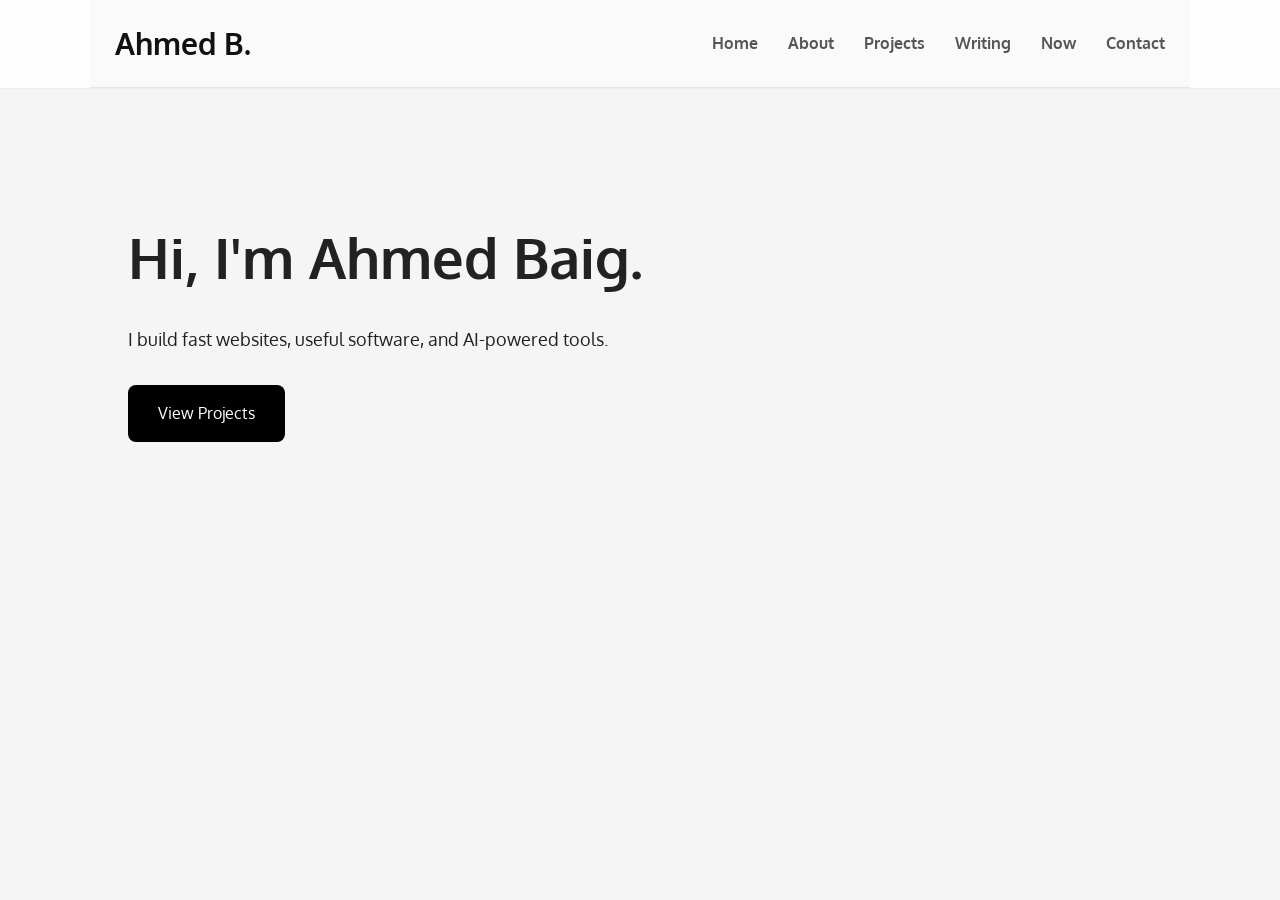
<file: index.html>
<!DOCTYPE html>
<html lang="en">

<head>
<link rel="icon" type="image/png" href="/Favicon_AB.png">
<meta charset="UTF-8">

<meta name="viewport" content="width=device-width, initial-scale=1.0">

<title>Ahmed Baig | AI Developer</title>

<meta name="description"
content="Personal website of Ahmed Baig. Building AI-powered tools, websites, automation, and useful software.">

<meta name="author"
content="Ahmed Baig">

<meta name="robots"
content="index, follow">
<link rel="stylesheet" href="style.css">
<link rel="preconnect" href="https://fonts.googleapis.com">
<link rel="preconnect" href="https://fonts.gstatic.com" crossorigin>

<link href="https://fonts.googleapis.com/css2?family=Oxygen:wght@300;400;700&display=swap" rel="stylesheet">

<link rel="stylesheet" href="style.css">

<link rel="icon" href="/favicon.ico">
</head>

<body>

<header>

<nav>

<h2>
    <a href="/" class="logo">Ahmed B.</a>
</h2>

<button class="menu-toggle" aria-label="Toggle Menu">

<svg
xmlns="http://www.w3.org/2000/svg"
width="28"
height="28"
viewBox="0 0 24 24"
fill="none"
stroke="currentColor"
stroke-width="2.2"
stroke-linecap="round"
stroke-linejoin="round">

<line class="line1" x1="3" y1="6" x2="21" y2="6"></line>
<line class="line2" x1="3" y1="12" x2="21" y2="12"></line>
<line class="line3" x1="3" y1="18" x2="21" y2="18"></line>

</svg>

</button>
<ul>

<li><a href="index.html">Home</a></li>
<li><a href="about.html">About</a></li>
<li><a href="projects.html">Projects</a></li>
<li><a href="writing.html">Writing</a></li>
<li><a href="now.html">Now</a></li>
<li><a href="contact.html">Contact</a></li>

</ul>

</nav>

</header>

<section class="hero">

<h1>Hi, I'm Ahmed Baig.</h1>

<p>

I build fast websites, useful software, and AI-powered tools.

</p>

<a class="button" href="projects.html">View Projects</a>

</section>

<script src="script.js"></script>

</body>

</html>
</file>
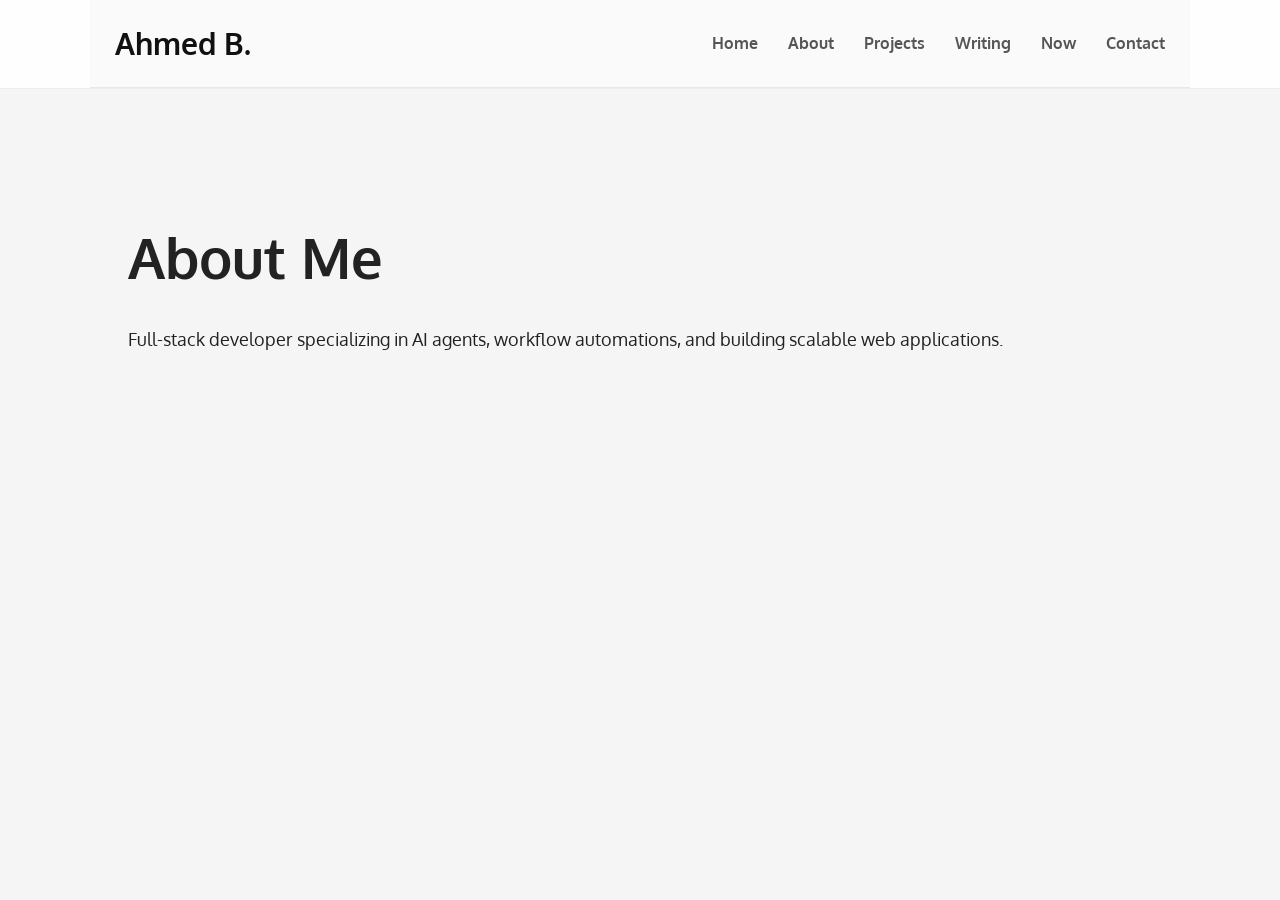
<file: about.html>
<!DOCTYPE html>
<html lang="en">

<head>
<link rel="icon" type="image/png" href="/Favicon_AB.png">
<meta charset="UTF-8">

<meta name="viewport" content="width=device-width, initial-scale=1.0">

<title>About Ahmed</title>

<link rel="stylesheet" href="style.css">
<link rel="stylesheet" href="style.css">
<link rel="preconnect" href="https://fonts.googleapis.com">
<link rel="preconnect" href="https://fonts.gstatic.com" crossorigin>

<link href="https://fonts.googleapis.com/css2?family=Oxygen:wght@300;400;700&display=swap" rel="stylesheet">

</head>

<body>

<header>

<nav>

<h2>
    <a href="/" class="logo">Ahmed B.</a>
</h2>

<button class="menu-toggle" aria-label="Toggle Menu" aria-expanded="false">

<svg
xmlns="http://www.w3.org/2000/svg"
width="28"
height="28"
viewBox="0 0 24 24"
fill="none"
stroke="currentColor"
stroke-width="2.2"
stroke-linecap="round"
stroke-linejoin="round">

<line class="line1" x1="3" y1="6" x2="21" y2="6"></line>

<line class="line2" x1="3" y1="12" x2="21" y2="12"></line>

<line class="line3" x1="3" y1="18" x2="21" y2="18"></line>

</svg>

</button>

<ul>

<li><a href="/">Home</a></li>

<li><a href="about.html">About</a></li>

<li><a href="projects.html">Projects</a></li>

<li><a href="writing.html">Writing</a></li>

<li><a href="now.html">Now</a></li>

<li><a href="contact.html">Contact</a></li>

</ul>

</nav>

</header>
<section class="hero">
    <h1>About Me</h1>
    <p>
        Full-stack developer specializing in AI agents, workflow automations, and building scalable web applications.
    </p>
</section>

<script src="script.js"></script>

</body>

</html>
</file>
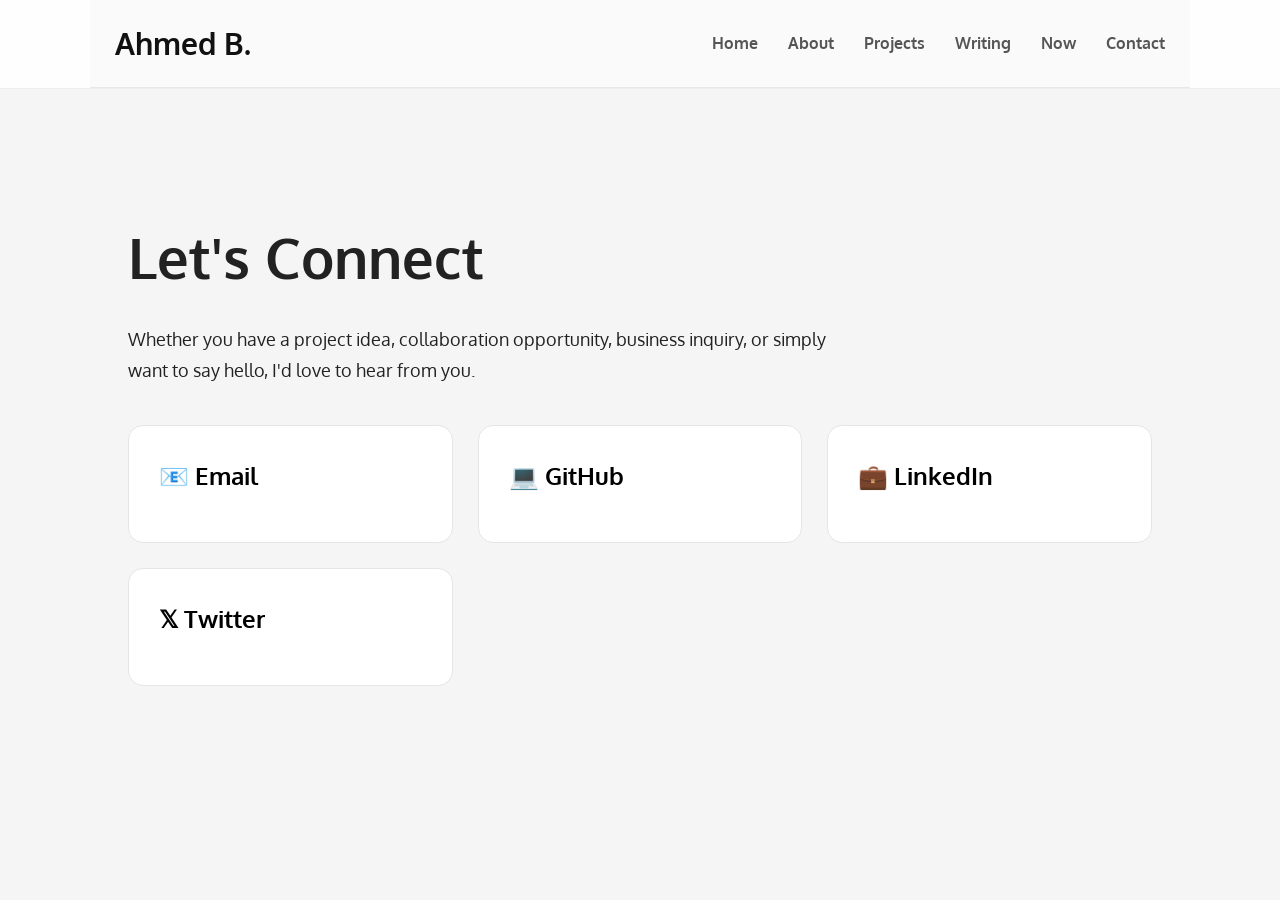
<file: contact.html>
<!DOCTYPE html>
<html lang="en">

<head>
<link rel="icon" type="image/png" href="/Favicon_AB.png">
    <meta charset="UTF-8">
    <meta name="viewport" content="width=device-width, initial-scale=1.0">

    <title>Contact | Ahmed Baig</title>

    <meta name="description"
        content="Get in touch with Ahmed Baig.">

    <link rel="stylesheet" href="style.css">
<link rel="stylesheet" href="style.css">
<link rel="preconnect" href="https://fonts.googleapis.com">
<link rel="preconnect" href="https://fonts.gstatic.com" crossorigin>

<link href="https://fonts.googleapis.com/css2?family=Oxygen:wght@300;400;700&display=swap" rel="stylesheet">

</head>

<body>

<header>

<nav>

<h2>
    <a href="/" class="logo">Ahmed B.</a>
</h2>

<button class="menu-toggle" aria-label="Toggle Menu">

<svg
xmlns="http://www.w3.org/2000/svg"
width="28"
height="28"
viewBox="0 0 24 24"
fill="none"
stroke="currentColor"
stroke-width="2.2"
stroke-linecap="round"
stroke-linejoin="round">

<line class="line1" x1="3" y1="6" x2="21" y2="6"></line>
<line class="line2" x1="3" y1="12" x2="21" y2="12"></line>
<line class="line3" x1="3" y1="18" x2="21" y2="18"></line>

</svg>

</button>
<ul>

<li><a href="index.html">Home</a></li>
<li><a href="about.html">About</a></li>
<li><a href="projects.html">Projects</a></li>
<li><a href="writing.html">Writing</a></li>
<li><a href="now.html">Now</a></li>
<li><a href="contact.html">Contact</a></li>

</ul>

</nav>

</header>
<section class="hero">

<h1>Let's Connect</h1>

<p class="contact-intro">
Whether you have a project idea, collaboration opportunity, business inquiry, or simply want to say hello, I'd love to hear from you.
</p>

<div class="contact-grid">

<div class="contact-card">

<h3>
    <a href="mailto:i@ahmedbaig.co">📧 Email</a>
</h3>   
</div>

<div class="contact-card">

<h3>
   <a href="https://github.com/byahmedbaig" target="_blank" rel="noopener noreferrer">💻 GitHub</a>
    
</h3>

</div>

<div class="contact-card">

<h3>
       <a href="https://linkedin.com/in/byahmedbaig" target="_blank" rel="noopener noreferrer">💼 LinkedIn</a>

</h3>

</div>

<div class="contact-card">

<h3>
           <a href="https://x.com/byahmedbaig" target="_blank" rel="noopener noreferrer">𝕏 Twitter</a>

</h3>

</div>

</div>

</section>

<script src="script.js"></script>

</body>

</html>
</file>
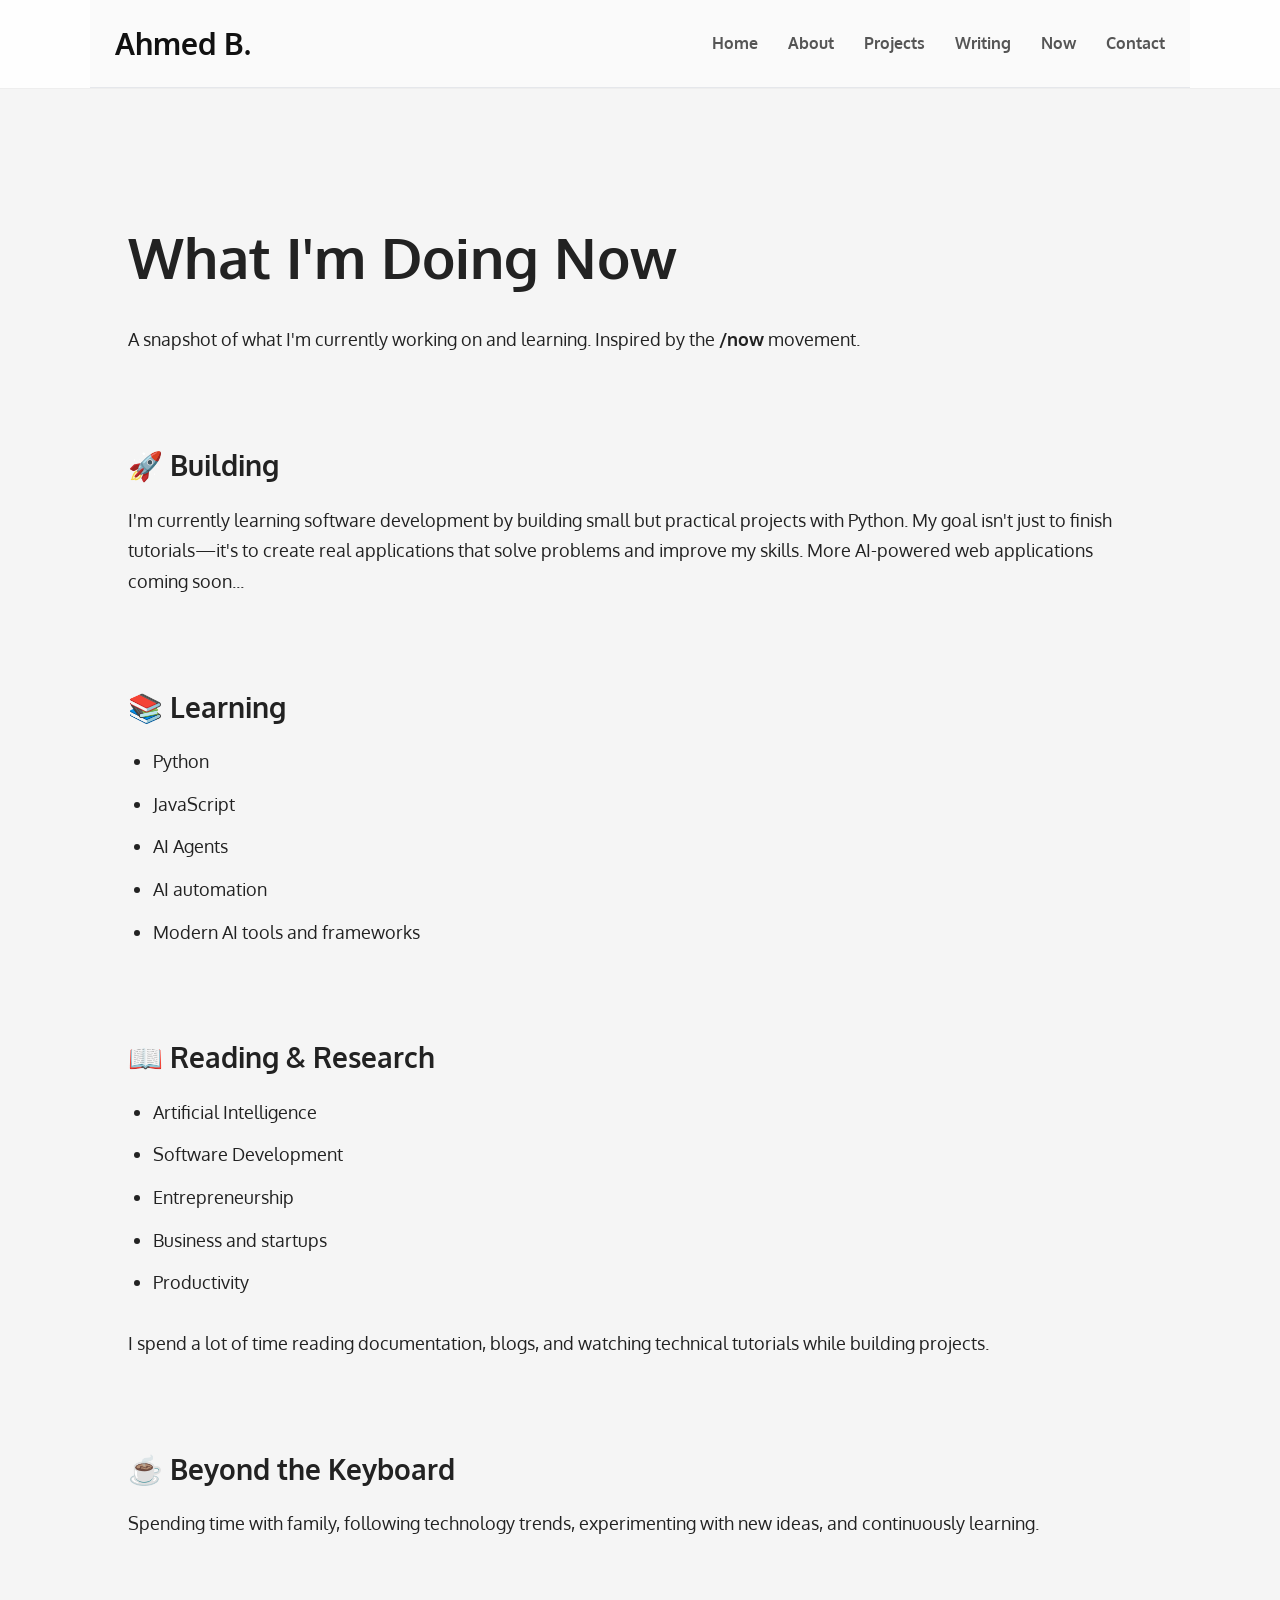
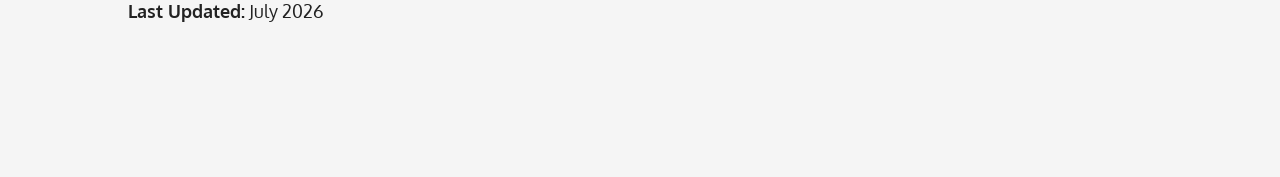
<file: now.html>
<!DOCTYPE html>
<html lang="en">

<head>
<link rel="icon" type="image/png" href="/Favicon_AB.png">
    <meta charset="UTF-8">
    <meta name="viewport" content="width=device-width, initial-scale=1.0">

    <title>Now | Ahmed Baig</title>

    <meta name="description"
        content="What Ahmed Baig is currently learning, building, reading, and focusing on.">

    <link rel="stylesheet" href="style.css">
<link rel="stylesheet" href="style.css">
<link rel="preconnect" href="https://fonts.googleapis.com">
<link rel="preconnect" href="https://fonts.gstatic.com" crossorigin>

<link href="https://fonts.googleapis.com/css2?family=Oxygen:wght@300;400;700&display=swap" rel="stylesheet">

</head>

<body>

    <header>

<nav>

<h2>
    <a href="/" class="logo">Ahmed B.</a>
</h2>

<button class="menu-toggle" aria-label="Toggle Menu">

<svg
xmlns="http://www.w3.org/2000/svg"
width="28"
height="28"
viewBox="0 0 24 24"
fill="none"
stroke="currentColor"
stroke-width="2.2"
stroke-linecap="round"
stroke-linejoin="round">

<line class="line1" x1="3" y1="6" x2="21" y2="6"></line>
<line class="line2" x1="3" y1="12" x2="21" y2="12"></line>
<line class="line3" x1="3" y1="18" x2="21" y2="18"></line>

</svg>

</button>
<ul>

<li><a href="index.html">Home</a></li>
<li><a href="about.html">About</a></li>
<li><a href="projects.html">Projects</a></li>
<li><a href="writing.html">Writing</a></li>
<li><a href="now.html">Now</a></li>
<li><a href="contact.html">Contact</a></li>

</ul>

</nav>

</header>

    <section class="hero">

        <h1>What I'm Doing Now</h1>

        <p>
            A snapshot of what I'm currently working on and learning.
            Inspired by the <strong>/now</strong> movement.
        </p>

        <br>

        <h2>🚀 Building</h2>
            
        <p>
            I'm currently learning software development by building small but practical projects with Python. My goal isn't just to finish tutorials—it's to create real applications that solve problems and improve my skills. More AI-powered web applications coming soon...
        </p>

        <br>

        <h2>📚 Learning</h2>

        <ul>

            <li>Python</li>
            <li>JavaScript</li>
            <li>AI Agents</li>
            <li>AI automation</li>
            <li>Modern AI tools and frameworks</li>

        </ul>
        <br>
        <h2>📖 Reading & Research</h2>
        <ul>

            <li>Artificial Intelligence</li>
            <li>Software Development</li>
            <li>Entrepreneurship</li>
            <li>Business and startups</li>
            <li>Productivity</li>

        </ul>
        <p>
            I spend a lot of time reading documentation, blogs, and watching technical tutorials while building projects.
        </p>

        <br>

        <h2>☕ Beyond the Keyboard</h2>

        <p>

            Spending time with family, following technology trends,
            experimenting with new ideas, and continuously learning.

        </p>

        <br>

        <p>

            <strong>Last Updated:</strong> July 2026

        </p>

    </section>

    <script src="script.js"></script>

</body>

</html>
</file>
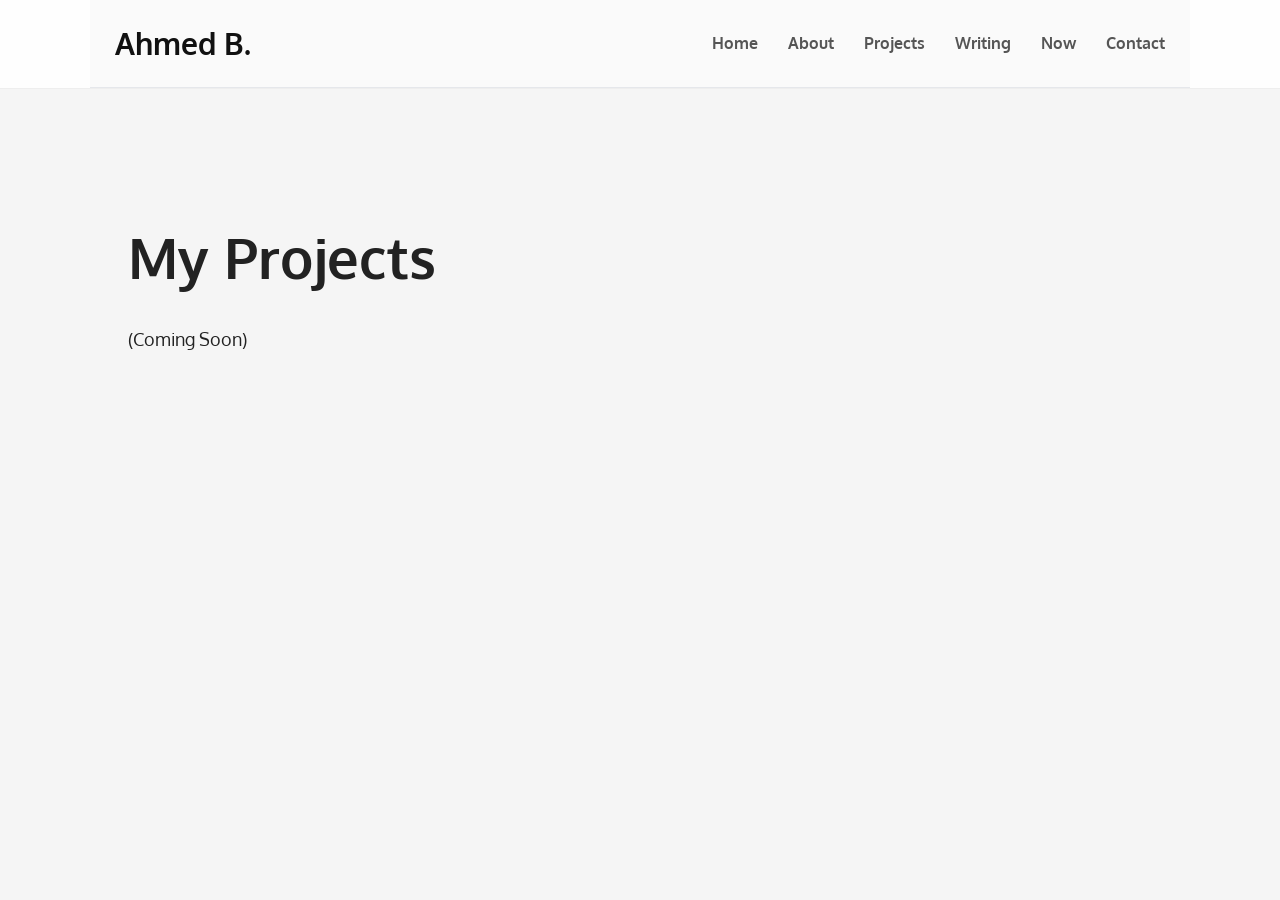
<file: projects.html>
<!DOCTYPE html>
<html lang="en">

<head>
<link rel="icon" type="image/png" href="/Favicon_AB.png">
<meta charset="UTF-8">

<meta name="viewport" content="width=device-width, initial-scale=1.0">

<title>Ahmed B.</title>

<link rel="stylesheet" href="style.css">
<link rel="stylesheet" href="style.css">
<link rel="preconnect" href="https://fonts.googleapis.com">
<link rel="preconnect" href="https://fonts.gstatic.com" crossorigin>

<link href="https://fonts.googleapis.com/css2?family=Oxygen:wght@300;400;700&display=swap" rel="stylesheet">
</head>

<body>

<header>

<nav>

<h2>
    <a href="/" class="logo">Ahmed B.</a>
</h2>

<button class="menu-toggle" aria-label="Toggle Menu">

<svg
xmlns="http://www.w3.org/2000/svg"
width="28"
height="28"
viewBox="0 0 24 24"
fill="none"
stroke="currentColor"
stroke-width="2.2"
stroke-linecap="round"
stroke-linejoin="round">

<line class="line1" x1="3" y1="6" x2="21" y2="6"></line>
<line class="line2" x1="3" y1="12" x2="21" y2="12"></line>
<line class="line3" x1="3" y1="18" x2="21" y2="18"></line>

</svg>

</button>
<ul>

<li><a href="index.html">Home</a></li>
<li><a href="about.html">About</a></li>
<li><a href="projects.html">Projects</a></li>
<li><a href="writing.html">Writing</a></li>
<li><a href="now.html">Now</a></li>
<li><a href="contact.html">Contact</a></li>

</ul>

</nav>

</header>
<section class="hero">

<h1>My Projects</h1>

<p>
(Coming Soon)
</p>

</section>

<script src="script.js"></script>

</body>

</html>
</file>
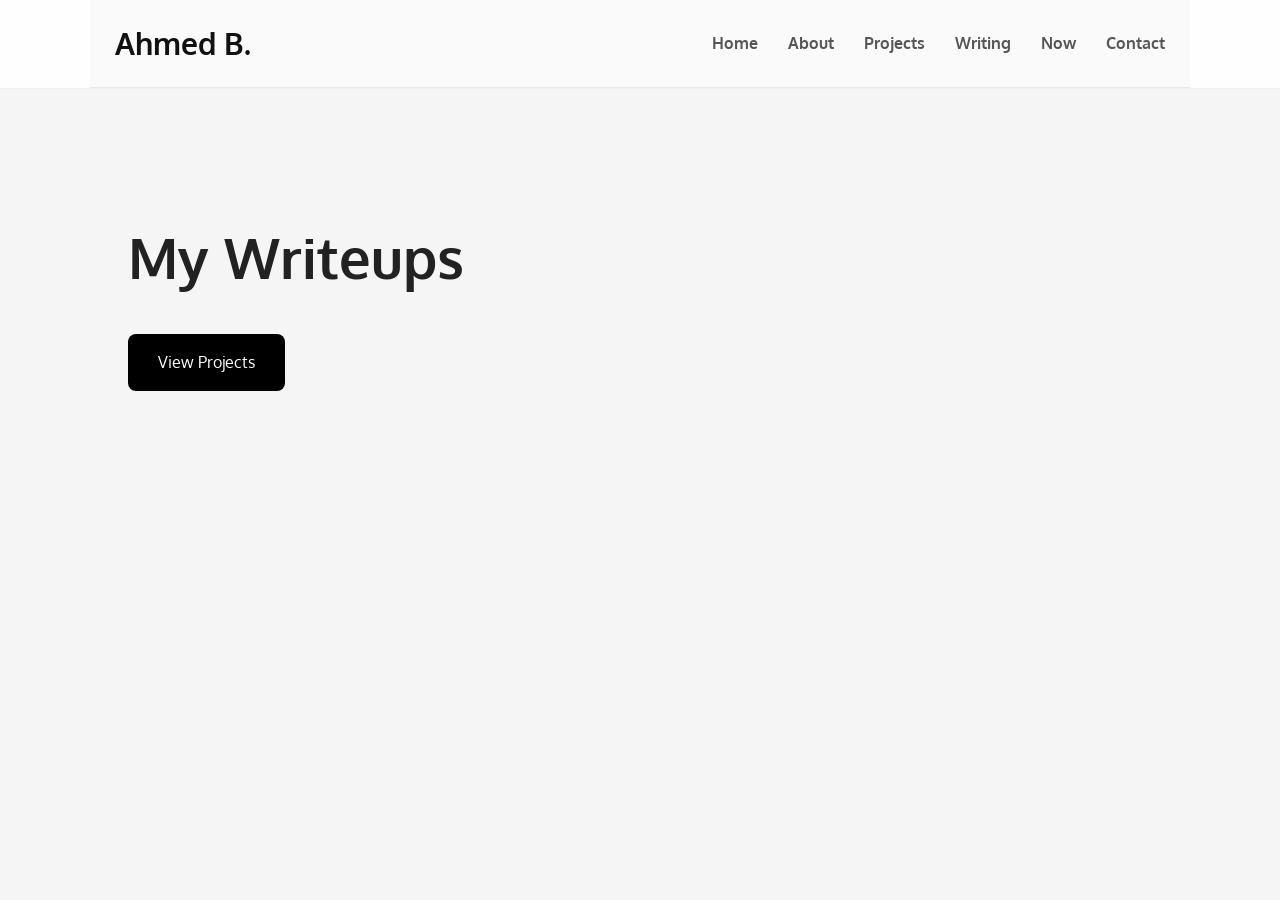
<file: writing.html>
<!DOCTYPE html>
<html lang="en">

<head>
<link rel="icon" type="image/png" href="/Favicon_AB.png">
<meta charset="UTF-8">

<meta name="viewport" content="width=device-width, initial-scale=1.0">

<title>Ahmed B.</title>

<link rel="stylesheet" href="style.css">
<link rel="stylesheet" href="style.css">
<link rel="preconnect" href="https://fonts.googleapis.com">
<link rel="preconnect" href="https://fonts.gstatic.com" crossorigin>

<link href="https://fonts.googleapis.com/css2?family=Oxygen:wght@300;400;700&display=swap" rel="stylesheet">

</head>

<body>

<header>

<nav>

<h2>
    <a href="/" class="logo">Ahmed B.</a>
</h2>

<button class="menu-toggle" aria-label="Toggle Menu">

<svg
xmlns="http://www.w3.org/2000/svg"
width="28"
height="28"
viewBox="0 0 24 24"
fill="none"
stroke="currentColor"
stroke-width="2.2"
stroke-linecap="round"
stroke-linejoin="round">

<line class="line1" x1="3" y1="6" x2="21" y2="6"></line>
<line class="line2" x1="3" y1="12" x2="21" y2="12"></line>
<line class="line3" x1="3" y1="18" x2="21" y2="18"></line>

</svg>

</button>
<ul>

<li><a href="index.html">Home</a></li>
<li><a href="about.html">About</a></li>
<li><a href="projects.html">Projects</a></li>
<li><a href="writing.html">Writing</a></li>
<li><a href="now.html">Now</a></li>
<li><a href="contact.html">Contact</a></li>

</ul>

</nav>

</header>
<section class="hero">

<h1>My Writeups</h1>

<p>


</p>

<a class="button" href="projects.html">View Projects</a>

</section>

<script src="script.js"></script>

</body>

</html>
</file>
<file: style.css>
.logo{
    text-decoration:none;
    color:inherit;
}

.logo:hover{
    color:#0077ff;
}
*{
margin:0;
padding:0;
box-sizing:border-box;
}

body{
    font-family:"Oxygen",sans-serif;
    line-height:1.7;
    background:#f5f5f5;
    color:#222;
}

nav{
background:#fafafa;
border-bottom:1px solid #e5e7eb;
display:flex;

justify-content:space-between;

padding:20px 10%;

align-items:center;

}

nav ul{

display:flex;

list-style:none;

gap:25px;

}

nav a{

text-decoration:none;

color:#0077ff;

}

.hero{

padding:120px 10%;

max-width:100%;

}

.hero h1{

font-size:56px;

margin-bottom:20px;

}

.hero p{

font-size:18px;

margin-bottom:30px;

}

.button{

background:black;

color:white;

padding:15px 30px;

text-decoration:none;

border-radius:8px;

display:inline-block;

}
.hero ul{

    margin:15px 0 30px 25px;

}

.hero li{
    font-size:18px;
    margin-bottom:12px;

}

.hero h2{

    margin-top:30px;

    margin-bottom:15px;

    font-size:28px;

}
/* CONTACT PAGE */

.contact-intro{

    max-width:700px;

    margin-bottom:50px;

}

.contact-grid{

    display:grid;

    grid-template-columns:repeat(auto-fit,minmax(280px,1fr));

    gap:25px;

    margin-top:40px;

}

.contact-card{

    background:#ffffff;

    border:1px solid #e5e5e5;

    border-radius:15px;

    padding:30px;

    transition:0.3s;

}

.contact-card:hover{

    transform:translateY(-6px);

    box-shadow:0 15px 35px rgba(0,0,0,.08);

}

.contact-card h3{

    margin-bottom:15px;

    font-size:24px;

}

.contact-card p{

    color:#666;

    margin-bottom:20px;

}

.contact-card a{

    text-decoration:none;

    color:#000;

    font-weight:600;

    word-break:break-word;

}

.contact-card a:hover{

    color:#0077ff;

}
/* ============================= */
/* MOBILE RESPONSIVE */
/* ============================= */

@media (max-width:768px){

    .hero{

        padding:40px 20px;

        text-align:left;

    }

    .hero h1{

        font-size:36px;
        text-align:left
    }
    .hero h2{

        font-size:24px;
        text-align:left
    }
    .hero p{

        font-size:18px;
        text-align:left
    }

    .contact-grid{

        grid-template-columns:1fr;
        text-align:left
    }

}
/* Hide hamburger on desktop */

.menu-toggle{

    display:none;

    background:none;

    border:none;

    font-size:32px;

    cursor:pointer;

}
@media (max-width:768px){

nav{

    position:relative;

    padding:18px;

}

.menu-toggle{

    display:block;

}

nav ul{

    position:absolute;

    top:72px;

    right:15px;

    width:230px;

    display:flex;

    flex-direction:column;

    gap:0;

    background:white;

    border-radius:14px;

    overflow:hidden;

    box-shadow:0 15px 40px rgba(0,0,0,.12);

    transform:translateY(-15px);

    opacity:0;

    visibility:hidden;

    transition:.3s;

}

nav ul.active{

    opacity:1;

    visibility:visible;

    transform:translateY(0);

}

nav li{

    border-bottom:1px solid #eee;

}

nav li:last-child{

    border-bottom:none;

}

nav li a{

    display:block;

    padding:18px;

}

nav li a:hover{

    background:#f6f6f6;

}

.menu-toggle.active .line1{

    transform:translateY(6px) rotate(45deg);

}

.menu-toggle.active .line2{

    opacity:0;

}

.menu-toggle.active .line3{

    transform:translateY(-6px) rotate(-45deg);

}

}
/* ===========================
   NAVBAR
=========================== */

header{

    position:sticky;

    top:0;

    z-index:1000;

    backdrop-filter:blur(12px);

    background:rgba(255,255,255,.85);

    border-bottom:1px solid #eee;

}

nav{

    max-width:1100px;

    margin:auto;

    display:flex;

    justify-content:space-between;

    align-items:center;

    padding:18px 25px;

}

.logo{

    text-decoration:none;

    color:#111;

    font-size:30px;

    font-weight:700;

}

nav ul{

    display:flex;

    gap:30px;

    list-style:none;

    margin:0;

    padding:0;

}

nav a{

    text-decoration:none;

    color:#555;

    font-weight:600;

    transition:.3s;

}

nav a:hover{

    color:#000;

}

.menu-toggle{

    display:none;

    background:none;

    border:none;

    cursor:pointer;

    padding:5px;

    color:#111;

}

.menu-toggle svg{

    display:block;

    overflow:visible;

}

.line1,
.line2,
.line3{

    transition:.35s;

}
@media (max-width:768px){

    .menu-toggle{

        display:block !important;

    }

}
</file>
